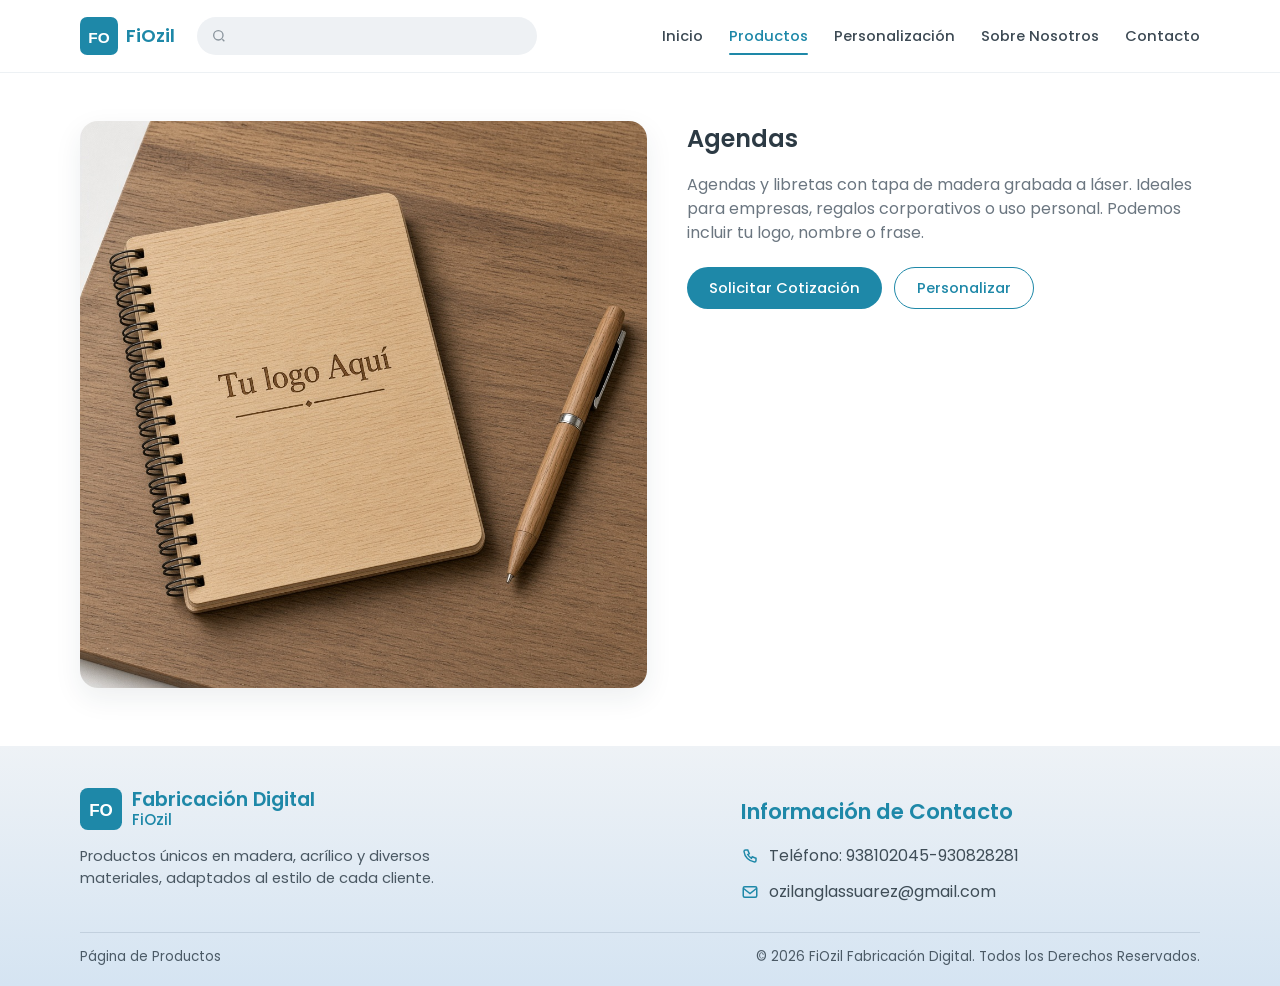
<file: detalle.html>
<!DOCTYPE html>
<html lang="es">
<head>
  <meta charset="UTF-8">
  <meta name="viewport" content="width=device-width, initial-scale=1.0">
  <title>Detalle | FiOzil</title>
  <link rel="icon" href="images/favicon.svg" type="image/svg+xml">
  <link rel="preconnect" href="https://fonts.googleapis.com">
  <link rel="preconnect" href="https://fonts.gstatic.com" crossorigin>
  <link href="https://fonts.googleapis.com/css2?family=Poppins:ital,wght@0,400;0,500;0,600;0,700;1,400&display=swap" rel="stylesheet">
  <link rel="stylesheet" href="css/styles.css">
</head>
<body>
  <header class="header">
    <div class="container header-inner">
      <a class="brand" href="index.html">
        <img src="images/logo.svg" alt="Logo FiOzil">
        <span>FiOzil</span>
      </a>
      <form class="search" data-search-form>
        <svg viewBox="0 0 24 24" fill="none" stroke="currentColor" stroke-width="2"><circle cx="11" cy="11" r="7"/><path d="M20 20l-3-3"/></svg>
        <input type="search" name="q" placeholder="" aria-label="Buscar">
      </form>
      <button class="menu-toggle" aria-label="Abrir menú"><span></span><span></span><span></span></button>
      <nav class="nav">
        <a href="index.html">Inicio</a>
        <a class="active" href="productos.html">Productos</a>
        <a href="personalizacion.html">Personalización</a>
        <a href="nosotros.html">Sobre Nosotros</a>
        <a href="contacto.html">Contacto</a>
      </nav>
    </div>
  </header>

  <section class="section">
    <div class="container detail" id="detail"></div>
  </section>

  <footer class="footer">
    <div class="container footer-grid">
      <div>
        <div class="footer-brand">
          <img src="images/logo.svg" alt="FiOzil">
          <h3>Fabricación Digital<small>FiOzil</small></h3>
        </div>
        <p>Productos únicos en madera, acrílico y diversos materiales, adaptados al estilo de cada cliente.</p>
      </div>
      <div>
        <h4>Información de Contacto</h4>
        <ul class="contact-list">
          <li><svg viewBox="0 0 24 24" stroke-width="2"><path d="M6 4h3l2 5-2 1a12 12 0 0 0 5 5l1-2 5 2v3a2 2 0 0 1-2 2A16 16 0 0 1 4 6a2 2 0 0 1 2-2z"/></svg><span>Teléfono: 938102045-930828281</span></li>
          <li><svg viewBox="0 0 24 24" stroke-width="2"><rect x="3" y="5" width="18" height="14" rx="2"/><path d="M3 7l9 7 9-7"/></svg><span>ozilanglassuarez@gmail.com</span></li>
        </ul>
      </div>
    </div>
    <div class="container footer-bottom">
      <a href="productos.html">Página de Productos</a>
      <span>© 2026 FiOzil Fabricación Digital. Todos los Derechos Reservados.</span>
    </div>
  </footer>
  <script src="js/productos.js"></script>
  <script src="js/main.js"></script>
  <script src="js/detalle.js"></script>
</body>
</html>
</file>
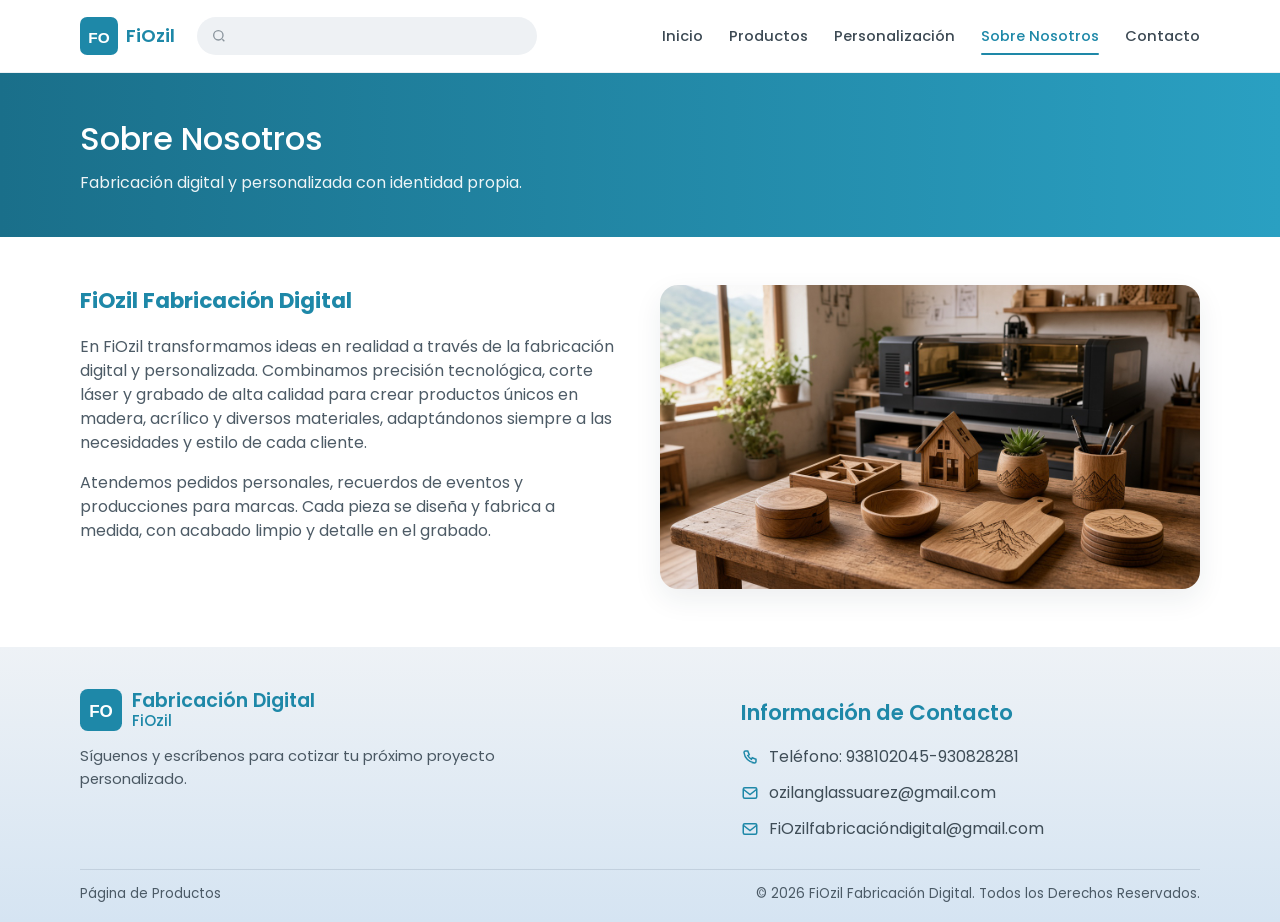
<file: nosotros.html>
<!DOCTYPE html>
<html lang="es">
<head>
  <meta charset="UTF-8">
  <meta name="viewport" content="width=device-width, initial-scale=1.0">
  <title>Sobre Nosotros | FiOzil</title>
  <link rel="icon" href="images/favicon.svg" type="image/svg+xml">
  <link rel="preconnect" href="https://fonts.googleapis.com">
  <link rel="preconnect" href="https://fonts.gstatic.com" crossorigin>
  <link href="https://fonts.googleapis.com/css2?family=Poppins:ital,wght@0,400;0,500;0,600;0,700;1,400&display=swap" rel="stylesheet">
  <link rel="stylesheet" href="css/styles.css">
</head>
<body>
  <header class="header">
    <div class="container header-inner">
      <a class="brand" href="index.html">
        <img src="images/logo.svg" alt="Logo FiOzil">
        <span>FiOzil</span>
      </a>
      <form class="search" data-search-form>
        <svg viewBox="0 0 24 24" fill="none" stroke="currentColor" stroke-width="2"><circle cx="11" cy="11" r="7"/><path d="M20 20l-3-3"/></svg>
        <input type="search" name="q" placeholder="" aria-label="Buscar">
      </form>
      <button class="menu-toggle" aria-label="Abrir menú"><span></span><span></span><span></span></button>
      <nav class="nav">
        <a href="index.html">Inicio</a>
        <a href="productos.html">Productos</a>
        <a href="personalizacion.html">Personalización</a>
        <a class="active" href="nosotros.html">Sobre Nosotros</a>
        <a href="contacto.html">Contacto</a>
      </nav>
    </div>
  </header>

  <section class="page-hero">
    <div class="container">
      <h1>Sobre Nosotros</h1>
      <p>Fabricación digital y personalizada con identidad propia.</p>
    </div>
  </section>

  <section class="section">
    <div class="container two-col">
      <div class="prose">
        <h2>FiOzil Fabricación Digital</h2>
        <p>En FiOzil transformamos ideas en realidad a través de la fabricación digital y personalizada. Combinamos precisión tecnológica, corte láser y grabado de alta calidad para crear productos únicos en madera, acrílico y diversos materiales, adaptándonos siempre a las necesidades y estilo de cada cliente.</p>
        <p>Atendemos pedidos personales, recuerdos de eventos y producciones para marcas. Cada pieza se diseña y fabrica a medida, con acabado limpio y detalle en el grabado.</p>
      </div>
      <img class="workshop" src="images/taller.jpg" alt="Taller de fabricación digital FiOzil">
    </div>
  </section>

  <footer class="footer">
    <div class="container footer-grid">
      <div>
        <div class="footer-brand">
          <img src="images/logo.svg" alt="FiOzil">
          <h3>Fabricación Digital<small>FiOzil</small></h3>
        </div>
        <p>Síguenos y escríbenos para cotizar tu próximo proyecto personalizado.</p>
      </div>
      <div>
        <h4>Información de Contacto</h4>
        <ul class="contact-list">
          <li><svg viewBox="0 0 24 24" stroke-width="2"><path d="M6 4h3l2 5-2 1a12 12 0 0 0 5 5l1-2 5 2v3a2 2 0 0 1-2 2A16 16 0 0 1 4 6a2 2 0 0 1 2-2z"/></svg><span>Teléfono: 938102045-930828281</span></li>
          <li><svg viewBox="0 0 24 24" stroke-width="2"><rect x="3" y="5" width="18" height="14" rx="2"/><path d="M3 7l9 7 9-7"/></svg><span>ozilanglassuarez@gmail.com</span></li>
          <li><svg viewBox="0 0 24 24" stroke-width="2"><rect x="3" y="5" width="18" height="14" rx="2"/><path d="M3 7l9 7 9-7"/></svg><span>FiOzilfabricacióndigital@gmail.com</span></li>
        </ul>
      </div>
    </div>
    <div class="container footer-bottom">
      <a href="productos.html">Página de Productos</a>
      <span>© 2026 FiOzil Fabricación Digital. Todos los Derechos Reservados.</span>
    </div>
  </footer>
  <script src="js/main.js"></script>
</body>
</html>
</file>
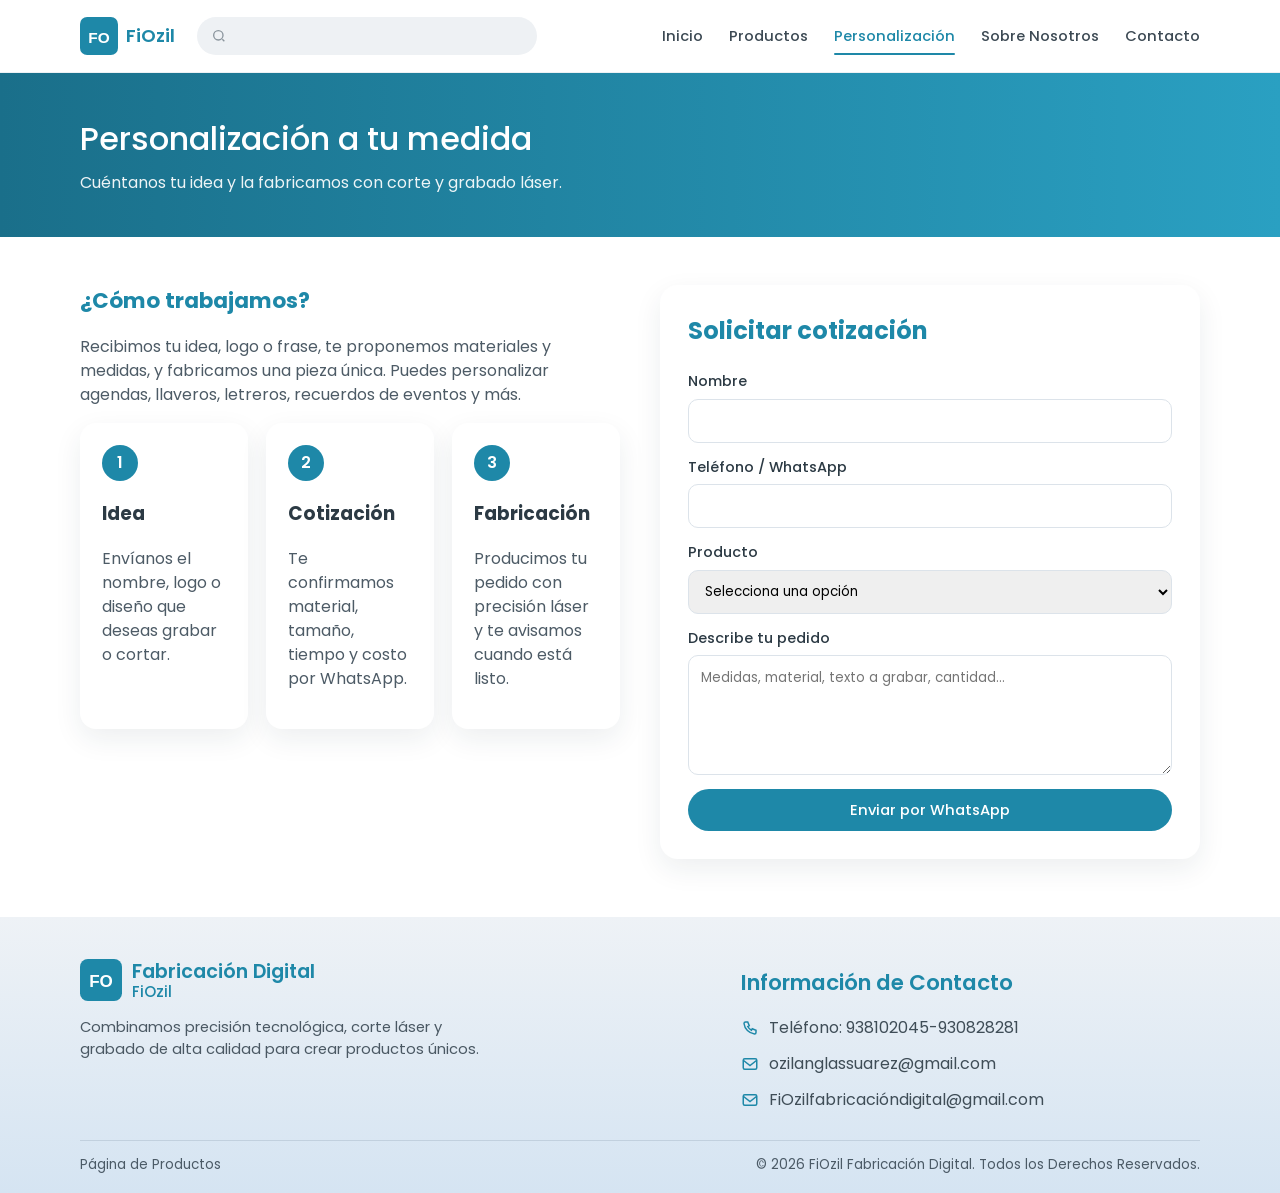
<file: personalizacion.html>
<!DOCTYPE html>
<html lang="es">
<head>
  <meta charset="UTF-8">
  <meta name="viewport" content="width=device-width, initial-scale=1.0">
  <title>Personalización | FiOzil</title>
  <link rel="icon" href="images/favicon.svg" type="image/svg+xml">
  <link rel="preconnect" href="https://fonts.googleapis.com">
  <link rel="preconnect" href="https://fonts.gstatic.com" crossorigin>
  <link href="https://fonts.googleapis.com/css2?family=Poppins:ital,wght@0,400;0,500;0,600;0,700;1,400&display=swap" rel="stylesheet">
  <link rel="stylesheet" href="css/styles.css">
</head>
<body>
  <header class="header">
    <div class="container header-inner">
      <a class="brand" href="index.html">
        <img src="images/logo.svg" alt="Logo FiOzil">
        <span>FiOzil</span>
      </a>
      <form class="search" data-search-form>
        <svg viewBox="0 0 24 24" fill="none" stroke="currentColor" stroke-width="2"><circle cx="11" cy="11" r="7"/><path d="M20 20l-3-3"/></svg>
        <input type="search" name="q" placeholder="" aria-label="Buscar">
      </form>
      <button class="menu-toggle" aria-label="Abrir menú"><span></span><span></span><span></span></button>
      <nav class="nav">
        <a href="index.html">Inicio</a>
        <a href="productos.html">Productos</a>
        <a class="active" href="personalizacion.html">Personalización</a>
        <a href="nosotros.html">Sobre Nosotros</a>
        <a href="contacto.html">Contacto</a>
      </nav>
    </div>
  </header>

  <section class="page-hero">
    <div class="container">
      <h1>Personalización a tu medida</h1>
      <p>Cuéntanos tu idea y la fabricamos con corte y grabado láser.</p>
    </div>
  </section>

  <section class="section">
    <div class="container two-col">
      <div class="prose">
        <h2>¿Cómo trabajamos?</h2>
        <p>Recibimos tu idea, logo o frase, te proponemos materiales y medidas, y fabricamos una pieza única. Puedes personalizar agendas, llaveros, letreros, recuerdos de eventos y más.</p>
        <div class="steps">
          <article class="step"><span>1</span><h3>Idea</h3><p>Envíanos el nombre, logo o diseño que deseas grabar o cortar.</p></article>
          <article class="step"><span>2</span><h3>Cotización</h3><p>Te confirmamos material, tamaño, tiempo y costo por WhatsApp.</p></article>
          <article class="step"><span>3</span><h3>Fabricación</h3><p>Producimos tu pedido con precisión láser y te avisamos cuando está listo.</p></article>
        </div>
      </div>
      <form class="form" data-quote-form>
        <h2 style="margin:0 0 8px;color:var(--primary);">Solicitar cotización</h2>
        <label>Nombre<input name="nombre" required></label>
        <label>Teléfono / WhatsApp<input name="telefono" required></label>
        <label>Producto
          <select name="producto" required>
            <option value="">Selecciona una opción</option>
            <option>Agendas</option>
            <option>Cumpleaños</option>
            <option>Bautizos</option>
            <option>Graduaciones</option>
            <option>Corporativos & Marcas</option>
            <option>Bodas & Aniversarios</option>
            <option>Letreros</option>
            <option>Cajas de regalo</option>
            <option>Otro / diseño propio</option>
          </select>
        </label>
        <label>Describe tu pedido<textarea name="mensaje" required placeholder="Medidas, material, texto a grabar, cantidad..."></textarea></label>
        <button class="btn btn-primary" type="submit">Enviar por WhatsApp</button>
      </form>
    </div>
  </section>

  <footer class="footer">
    <div class="container footer-grid">
      <div>
        <div class="footer-brand">
          <img src="images/logo.svg" alt="FiOzil">
          <h3>Fabricación Digital<small>FiOzil</small></h3>
        </div>
        <p>Combinamos precisión tecnológica, corte láser y grabado de alta calidad para crear productos únicos.</p>
      </div>
      <div>
        <h4>Información de Contacto</h4>
        <ul class="contact-list">
          <li><svg viewBox="0 0 24 24" stroke-width="2"><path d="M6 4h3l2 5-2 1a12 12 0 0 0 5 5l1-2 5 2v3a2 2 0 0 1-2 2A16 16 0 0 1 4 6a2 2 0 0 1 2-2z"/></svg><span>Teléfono: 938102045-930828281</span></li>
          <li><svg viewBox="0 0 24 24" stroke-width="2"><rect x="3" y="5" width="18" height="14" rx="2"/><path d="M3 7l9 7 9-7"/></svg><span>ozilanglassuarez@gmail.com</span></li>
          <li><svg viewBox="0 0 24 24" stroke-width="2"><rect x="3" y="5" width="18" height="14" rx="2"/><path d="M3 7l9 7 9-7"/></svg><span>FiOzilfabricacióndigital@gmail.com</span></li>
        </ul>
      </div>
    </div>
    <div class="container footer-bottom">
      <a href="productos.html">Página de Productos</a>
      <span>© 2026 FiOzil Fabricación Digital. Todos los Derechos Reservados.</span>
    </div>
  </footer>
  <script src="js/main.js"></script>
</body>
</html>
</file>
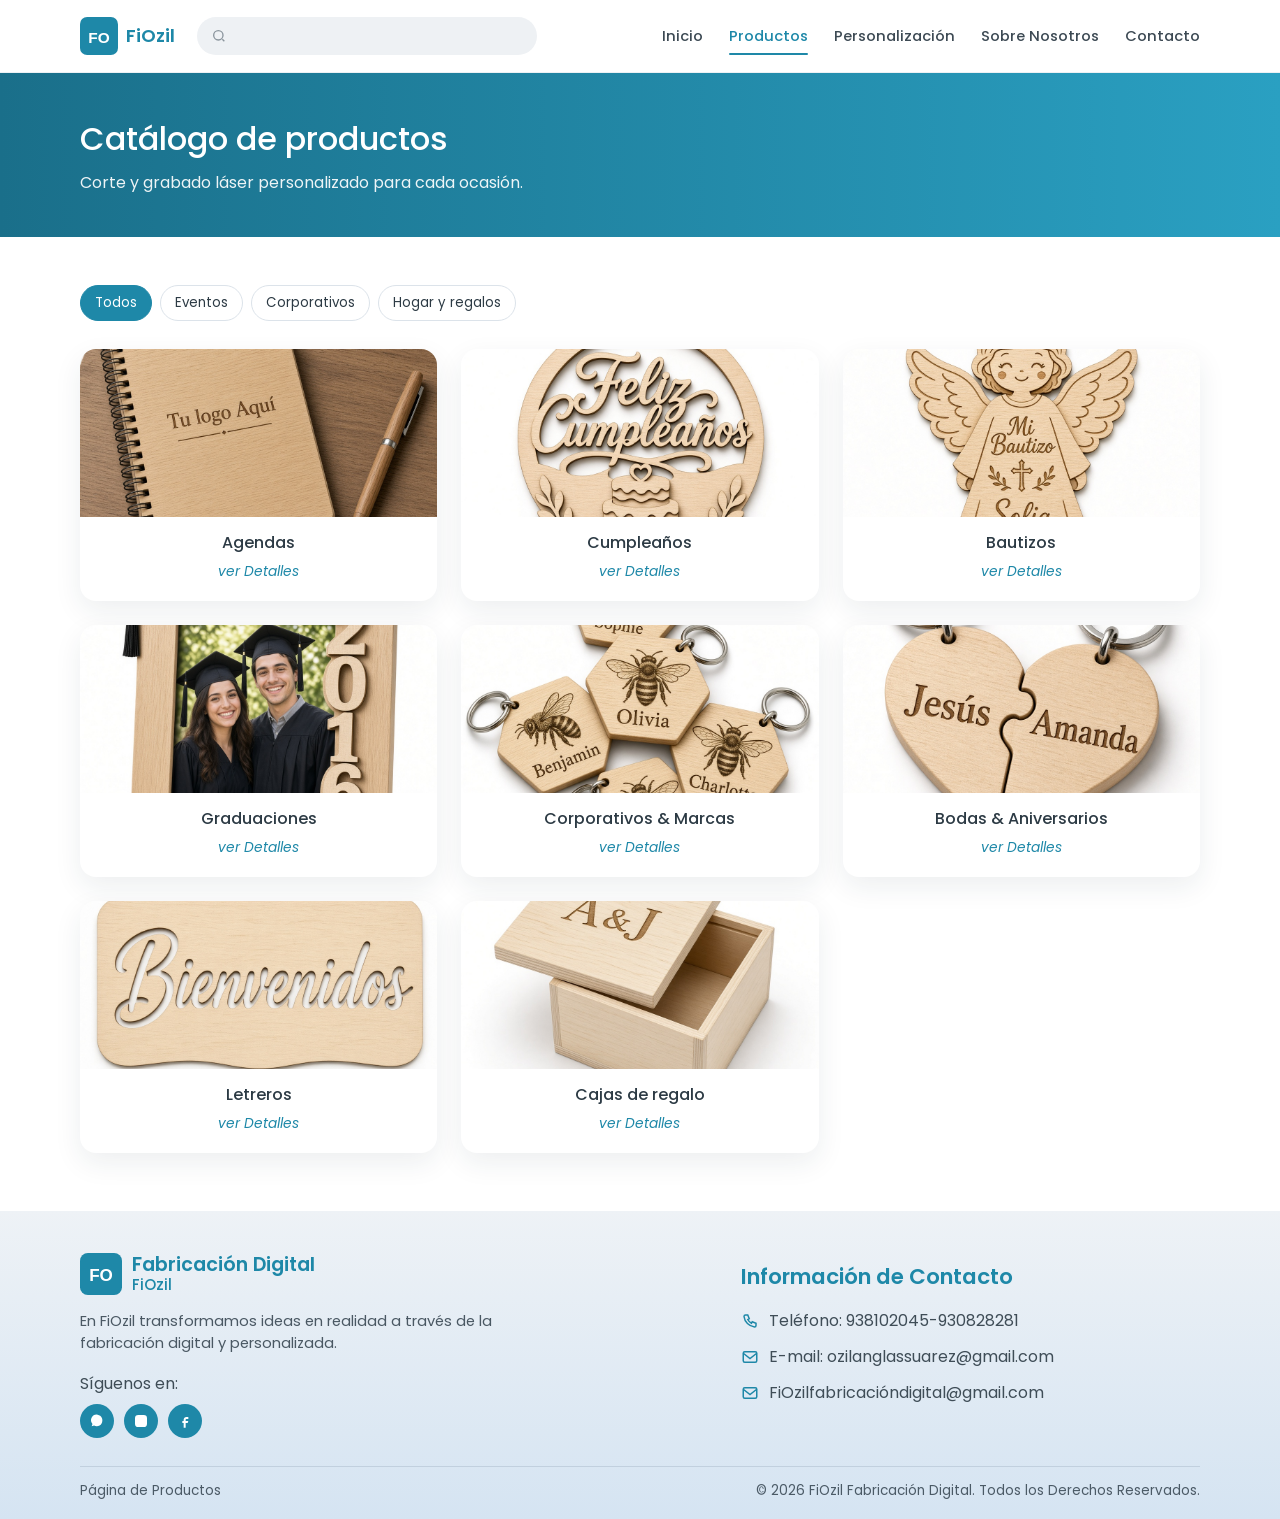
<file: productos.html>
<!DOCTYPE html>
<html lang="es">
<head>
  <meta charset="UTF-8">
  <meta name="viewport" content="width=device-width, initial-scale=1.0">
  <title>Productos | FiOzil</title>
  <link rel="icon" href="images/favicon.svg" type="image/svg+xml">
  <link rel="preconnect" href="https://fonts.googleapis.com">
  <link rel="preconnect" href="https://fonts.gstatic.com" crossorigin>
  <link href="https://fonts.googleapis.com/css2?family=Poppins:ital,wght@0,400;0,500;0,600;0,700;1,400&display=swap" rel="stylesheet">
  <link rel="stylesheet" href="css/styles.css">
</head>
<body>
  <header class="header">
    <div class="container header-inner">
      <a class="brand" href="index.html">
        <img src="images/logo.svg" alt="Logo FiOzil">
        <span>FiOzil</span>
      </a>
      <form class="search" data-search-form>
        <svg viewBox="0 0 24 24" fill="none" stroke="currentColor" stroke-width="2"><circle cx="11" cy="11" r="7"/><path d="M20 20l-3-3"/></svg>
        <input type="search" name="q" placeholder="" aria-label="Buscar" id="search-input">
      </form>
      <button class="menu-toggle" aria-label="Abrir menú"><span></span><span></span><span></span></button>
      <nav class="nav">
        <a href="index.html">Inicio</a>
        <a class="active" href="productos.html">Productos</a>
        <a href="personalizacion.html">Personalización</a>
        <a href="nosotros.html">Sobre Nosotros</a>
        <a href="contacto.html">Contacto</a>
      </nav>
    </div>
  </header>

  <section class="page-hero">
    <div class="container">
      <h1>Catálogo de productos</h1>
      <p>Corte y grabado láser personalizado para cada ocasión.</p>
    </div>
  </section>

  <section class="section">
    <div class="container">
      <div class="toolbar">
        <div class="filters" id="filters">
          <button class="chip active" data-filter="todos">Todos</button>
          <button class="chip" data-filter="eventos">Eventos</button>
          <button class="chip" data-filter="oficina">Corporativos</button>
          <button class="chip" data-filter="hogar">Hogar y regalos</button>
        </div>
      </div>
      <div class="grid-4" id="product-grid"></div>
      <p class="empty-state" id="empty">No encontramos productos con esa búsqueda.</p>
    </div>
  </section>

  <footer class="footer">
    <div class="container footer-grid">
      <div>
        <div class="footer-brand">
          <img src="images/logo.svg" alt="FiOzil">
          <h3>Fabricación Digital<small>FiOzil</small></h3>
        </div>
        <p>En FiOzil transformamos ideas en realidad a través de la fabricación digital y personalizada.</p>
        <div class="socials">
          <span>Síguenos en:</span>
          <div class="social-row">
            <a href="https://wa.me/51938102045" target="_blank" rel="noopener" aria-label="WhatsApp"><svg viewBox="0 0 24 24"><path d="M20 11.5A8.5 8.5 0 0 1 7.6 18.9L4 20l1.2-3.5A8.5 8.5 0 1 1 20 11.5z"/></svg></a>
            <a href="https://www.instagram.com/" target="_blank" rel="noopener" aria-label="Instagram"><svg viewBox="0 0 24 24"><path d="M8 3h8a5 5 0 0 1 5 5v8a5 5 0 0 1-5 5H8a5 5 0 0 1-5-5V8a5 5 0 0 1 5-5zm4 5.2A3.8 3.8 0 1 1 8.2 12 3.8 3.8 0 0 1 12 8.2z"/></svg></a>
            <a href="https://www.facebook.com/" target="_blank" rel="noopener" aria-label="Facebook"><svg viewBox="0 0 24 24"><path d="M14 9h3V6h-3c-2.2 0-4 1.8-4 4v2H8v3h2v7h3v-7h3l1-3h-4V10c0-.6.4-1 1-1z"/></svg></a>
          </div>
        </div>
      </div>
      <div>
        <h4>Información de Contacto</h4>
        <ul class="contact-list">
          <li><svg viewBox="0 0 24 24" stroke-width="2"><path d="M6 4h3l2 5-2 1a12 12 0 0 0 5 5l1-2 5 2v3a2 2 0 0 1-2 2A16 16 0 0 1 4 6a2 2 0 0 1 2-2z"/></svg><span>Teléfono: 938102045-930828281</span></li>
          <li><svg viewBox="0 0 24 24" stroke-width="2"><rect x="3" y="5" width="18" height="14" rx="2"/><path d="M3 7l9 7 9-7"/></svg><span>E-mail: ozilanglassuarez@gmail.com</span></li>
          <li><svg viewBox="0 0 24 24" stroke-width="2"><rect x="3" y="5" width="18" height="14" rx="2"/><path d="M3 7l9 7 9-7"/></svg><span>FiOzilfabricacióndigital@gmail.com</span></li>
        </ul>
      </div>
    </div>
    <div class="container footer-bottom">
      <a href="productos.html">Página de Productos</a>
      <span>© 2026 FiOzil Fabricación Digital. Todos los Derechos Reservados.</span>
    </div>
  </footer>
  <script src="js/productos.js"></script>
  <script src="js/main.js"></script>
  <script src="js/catalogo.js"></script>
</body>
</html>
</file>
<file: css/styles.css>
:root {
  --primary: #1e88a8;
  --primary-dark: #176f8a;
  --primary-soft: #e8f6fa;
  --text: #2c3a44;
  --muted: #6b7680;
  --line: #dce3ea;
  --bg: #ffffff;
  --hero-overlay: linear-gradient(90deg, rgba(12, 28, 40, 0.62) 0%, rgba(12, 28, 40, 0.28) 48%, rgba(12, 28, 40, 0.12) 100%);
  --footer-bg: linear-gradient(180deg, #eef2f6 0%, #d5e4f2 100%);
  --whatsapp: #25d366;
  --shadow: 0 10px 28px rgba(30, 50, 70, 0.08);
  --radius: 16px;
  --max: 1120px;
}

*,
*::before,
*::after {
  box-sizing: border-box;
}

html {
  scroll-behavior: smooth;
}

body {
  margin: 0;
  font-family: "Poppins", "Segoe UI", sans-serif;
  color: var(--text);
  background: var(--bg);
  line-height: 1.5;
}

img {
  max-width: 100%;
  display: block;
}

a {
  color: inherit;
  text-decoration: none;
}

button,
input,
select,
textarea {
  font-family: inherit;
}

.container {
  width: min(var(--max), calc(100% - 40px));
  margin: 0 auto;
}

/* Header */
.header {
  position: sticky;
  top: 0;
  z-index: 50;
  background: #fff;
  border-bottom: 1px solid #edf1f4;
}

.header-inner {
  display: flex;
  align-items: center;
  gap: 22px;
  min-height: 72px;
}

.brand {
  display: flex;
  align-items: center;
  gap: 8px;
  flex-shrink: 0;
}

.brand img {
  width: 38px;
  height: 38px;
}

.brand span {
  color: var(--primary);
  font-weight: 600;
  font-size: 1.15rem;
}

.search {
  flex: 1;
  max-width: 340px;
  position: relative;
}

.search input {
  width: 100%;
  height: 38px;
  border: 0;
  border-radius: 999px;
  background: #eef1f4;
  padding: 0 16px 0 40px;
  color: var(--text);
  outline: none;
}

.search svg {
  position: absolute;
  left: 14px;
  top: 50%;
  transform: translateY(-50%);
  width: 16px;
  height: 16px;
  color: #8a949c;
}

.nav {
  margin-left: auto;
  display: flex;
  align-items: center;
  gap: 26px;
}

.nav a {
  color: #3d4a54;
  font-size: 0.92rem;
  font-weight: 500;
  padding: 6px 0;
  position: relative;
}

.nav a:hover,
.nav a.active {
  color: var(--primary);
}

.nav a.active::after {
  content: "";
  position: absolute;
  left: 0;
  right: 0;
  bottom: -2px;
  height: 2px;
  background: var(--primary);
  border-radius: 2px;
}

.menu-toggle {
  display: none;
  margin-left: auto;
  width: 42px;
  height: 42px;
  border: 0;
  background: transparent;
  cursor: pointer;
}

.menu-toggle span {
  display: block;
  width: 22px;
  height: 2px;
  background: var(--text);
  margin: 5px auto;
}

/* Hero */
.hero {
  position: relative;
  min-height: 430px;
  background: #123 url("../images/hero.jpg") center/cover no-repeat;
  color: #fff;
  display: flex;
  align-items: center;
}

.hero::before {
  content: "";
  position: absolute;
  inset: 0;
  background: var(--hero-overlay);
}

.hero-content {
  position: relative;
  z-index: 1;
  padding: 64px 0 72px;
  max-width: 560px;
}

.hero h1 {
  margin: 0 0 28px;
  font-size: clamp(2.1rem, 4.4vw, 3.15rem);
  font-weight: 400;
  line-height: 1.18;
  letter-spacing: 0.2px;
}

.hero-actions {
  display: flex;
  flex-wrap: wrap;
  gap: 14px;
}

.btn {
  display: inline-flex;
  align-items: center;
  justify-content: center;
  height: 42px;
  padding: 0 22px;
  border-radius: 999px;
  border: 0;
  cursor: pointer;
  font-size: 0.92rem;
  font-weight: 500;
  transition: 0.2s ease;
}

.btn-primary {
  background: var(--primary);
  color: #fff;
}

.btn-primary:hover {
  background: var(--primary-dark);
}

.btn-ghost {
  background: rgba(255, 255, 255, 0.92);
  color: #2b3a44;
}

.btn-ghost:hover {
  background: #fff;
}

.btn-outline {
  background: transparent;
  color: var(--primary);
  border: 1.5px solid var(--primary);
}

.btn-outline:hover {
  background: var(--primary);
  color: #fff;
}

.whatsapp-float {
  position: absolute;
  right: 28px;
  bottom: 22px;
  z-index: 2;
  width: 52px;
  height: 52px;
  border-radius: 50%;
  background: var(--whatsapp);
  display: grid;
  place-items: center;
  box-shadow: 0 8px 18px rgba(37, 211, 102, 0.35);
}

.whatsapp-float svg {
  width: 28px;
  height: 28px;
  fill: #fff;
}

/* Offerings */
.offerings {
  padding: 52px 0 64px;
  background: #fff;
}

.offerings h2 {
  margin: 0 0 36px;
  text-align: center;
  letter-spacing: 0.18em;
  font-size: 1.05rem;
  font-weight: 600;
  color: #2f3c46;
}

.cards {
  display: grid;
  grid-template-columns: repeat(3, 1fr);
  gap: 28px 32px;
}

.card {
  background: #fff;
  border-radius: var(--radius);
  box-shadow: var(--shadow);
  overflow: hidden;
  text-align: center;
  padding-bottom: 18px;
  transition: transform 0.2s ease, box-shadow 0.2s ease;
}

.card:hover {
  transform: translateY(-4px);
  box-shadow: 0 14px 32px rgba(30, 50, 70, 0.12);
}

.card-image {
  height: 168px;
  overflow: hidden;
  background: #f4f6f8;
}

.card-image img {
  width: 100%;
  height: 100%;
  object-fit: cover;
}

.card h3 {
  margin: 14px 0 4px;
  font-size: 1rem;
  font-weight: 500;
}

.card .details {
  color: var(--primary);
  font-size: 0.86rem;
  font-style: italic;
}

.card .details:hover {
  text-decoration: underline;
}

.offerings-cta {
  display: flex;
  justify-content: center;
  margin-top: 36px;
}

/* Page hero */
.page-hero {
  background: linear-gradient(90deg, #1a6f8a 0%, #2aa0c2 100%);
  color: #fff;
  padding: 42px 0;
}

.page-hero h1 {
  margin: 0 0 8px;
  font-weight: 500;
  font-size: 2rem;
}

.page-hero p {
  margin: 0;
  opacity: 0.92;
}

.section {
  padding: 48px 0;
}

.section.alt {
  background: #f6f8fb;
}

/* Product grid */
.toolbar {
  display: flex;
  justify-content: space-between;
  gap: 16px;
  flex-wrap: wrap;
  margin-bottom: 28px;
}

.filters {
  display: flex;
  flex-wrap: wrap;
  gap: 8px;
}

.chip {
  border: 1px solid var(--line);
  background: #fff;
  color: var(--text);
  border-radius: 999px;
  height: 36px;
  padding: 0 14px;
  cursor: pointer;
}

.chip.active,
.chip:hover {
  background: var(--primary);
  border-color: var(--primary);
  color: #fff;
}

.grid-4 {
  display: grid;
  grid-template-columns: repeat(3, 1fr);
  gap: 24px;
}

.empty-state {
  display: none;
  text-align: center;
  color: var(--muted);
  padding: 40px 0;
}

/* Detail */
.detail {
  display: grid;
  grid-template-columns: 1.05fr 0.95fr;
  gap: 40px;
  align-items: start;
}

.detail img {
  width: 100%;
  border-radius: 18px;
  box-shadow: var(--shadow);
  object-fit: cover;
  min-height: 360px;
}

.detail h1 {
  margin: 0 0 12px;
  font-weight: 600;
}

.detail p {
  color: var(--muted);
}

.detail-actions {
  display: flex;
  gap: 12px;
  margin-top: 22px;
  flex-wrap: wrap;
}

/* Forms */
.form {
  background: #fff;
  border-radius: 18px;
  box-shadow: var(--shadow);
  padding: 28px;
  display: grid;
  gap: 14px;
}

.form label {
  display: grid;
  gap: 6px;
  font-size: 0.9rem;
  font-weight: 500;
}

.form input,
.form select,
.form textarea {
  height: 44px;
  border: 1px solid var(--line);
  border-radius: 10px;
  padding: 0 12px;
  outline: none;
}

.form textarea {
  height: 120px;
  padding: 12px;
  resize: vertical;
}

.form input:focus,
.form select:focus,
.form textarea:focus {
  border-color: var(--primary);
}

.two-col {
  display: grid;
  grid-template-columns: 1fr 1fr;
  gap: 40px;
  align-items: start;
}

.prose h2,
.info-block h2 {
  color: var(--primary);
  margin-top: 0;
  font-size: 1.35rem;
}

.prose p,
.info-block p,
.info-block li {
  color: #4d5b66;
}

.workshop {
  width: 100%;
  border-radius: 18px;
  min-height: 280px;
  object-fit: cover;
  box-shadow: var(--shadow);
}

.steps {
  display: grid;
  grid-template-columns: repeat(3, 1fr);
  gap: 18px;
}

.step {
  background: #fff;
  border-radius: 16px;
  padding: 22px;
  box-shadow: var(--shadow);
}

.step span {
  display: grid;
  place-items: center;
  width: 36px;
  height: 36px;
  border-radius: 50%;
  background: var(--primary);
  color: #fff;
  font-weight: 600;
  margin-bottom: 10px;
}

/* Footer */
.footer {
  background: var(--footer-bg);
  padding-top: 42px;
  margin-top: 10px;
}

.footer-grid {
  display: grid;
  grid-template-columns: 1.15fr 0.85fr;
  gap: 40px;
  padding-bottom: 28px;
}

.footer-brand {
  display: flex;
  align-items: center;
  gap: 10px;
  margin-bottom: 10px;
}

.footer-brand img {
  width: 42px;
  height: 42px;
}

.footer-brand h3 {
  margin: 0;
  color: var(--primary);
  font-size: 1.2rem;
  line-height: 1.15;
  font-weight: 600;
}

.footer-brand small {
  display: block;
  color: var(--primary);
  font-size: 0.95rem;
  font-weight: 500;
}

.footer p {
  max-width: 430px;
  color: #4a5863;
  font-size: 0.92rem;
}

.socials {
  margin-top: 18px;
}

.socials span {
  display: block;
  margin-bottom: 8px;
  color: #3e4c56;
}

.social-row {
  display: flex;
  gap: 10px;
}

.social-row a {
  width: 34px;
  height: 34px;
  border-radius: 50%;
  background: var(--primary);
  color: #fff;
  display: grid;
  place-items: center;
}

.social-row svg {
  width: 16px;
  height: 16px;
  fill: #fff;
}

.footer h4 {
  margin: 8px 0 16px;
  color: var(--primary);
  font-size: 1.35rem;
  font-weight: 600;
}

.contact-list {
  list-style: none;
  margin: 0;
  padding: 0;
  display: grid;
  gap: 12px;
}

.contact-list li {
  display: flex;
  gap: 10px;
  align-items: flex-start;
  color: #3f4d57;
}

.contact-list svg {
  width: 18px;
  height: 18px;
  margin-top: 3px;
  stroke: var(--primary);
  fill: none;
  flex-shrink: 0;
}

.footer-bottom {
  border-top: 1px solid rgba(120, 140, 160, 0.25);
  display: flex;
  justify-content: space-between;
  align-items: center;
  gap: 12px;
  padding: 14px 0 18px;
  color: #4b5a66;
  font-size: 0.84rem;
}

.footer-bottom a {
  color: #4b5a66;
}

.footer-bottom a:hover {
  color: var(--primary);
}

.toast {
  position: fixed;
  left: 50%;
  bottom: 24px;
  transform: translateX(-50%) translateY(20px);
  background: #17323f;
  color: #fff;
  padding: 12px 18px;
  border-radius: 10px;
  opacity: 0;
  pointer-events: none;
  transition: 0.25s ease;
  z-index: 80;
}

.toast.show {
  opacity: 1;
  transform: translateX(-50%) translateY(0);
}

@media (max-width: 900px) {
  .cards,
  .grid-4,
  .detail,
  .two-col,
  .footer-grid,
  .steps {
    grid-template-columns: 1fr;
  }

  .menu-toggle {
    display: block;
  }

  .nav {
    display: none;
    position: absolute;
    top: 72px;
    left: 0;
    right: 0;
    background: #fff;
    flex-direction: column;
    align-items: flex-start;
    padding: 12px 20px 20px;
    gap: 12px;
    box-shadow: var(--shadow);
  }

  .nav.open {
    display: flex;
  }

  .search {
    display: none;
  }

  .hero {
    min-height: 380px;
  }

  .footer-bottom {
    flex-direction: column;
    text-align: center;
  }
}

@media (max-width: 640px) {
  .cards,
  .grid-4 {
    grid-template-columns: 1fr;
  }

  .hero-content {
    padding: 48px 0 70px;
  }
}
</file>
